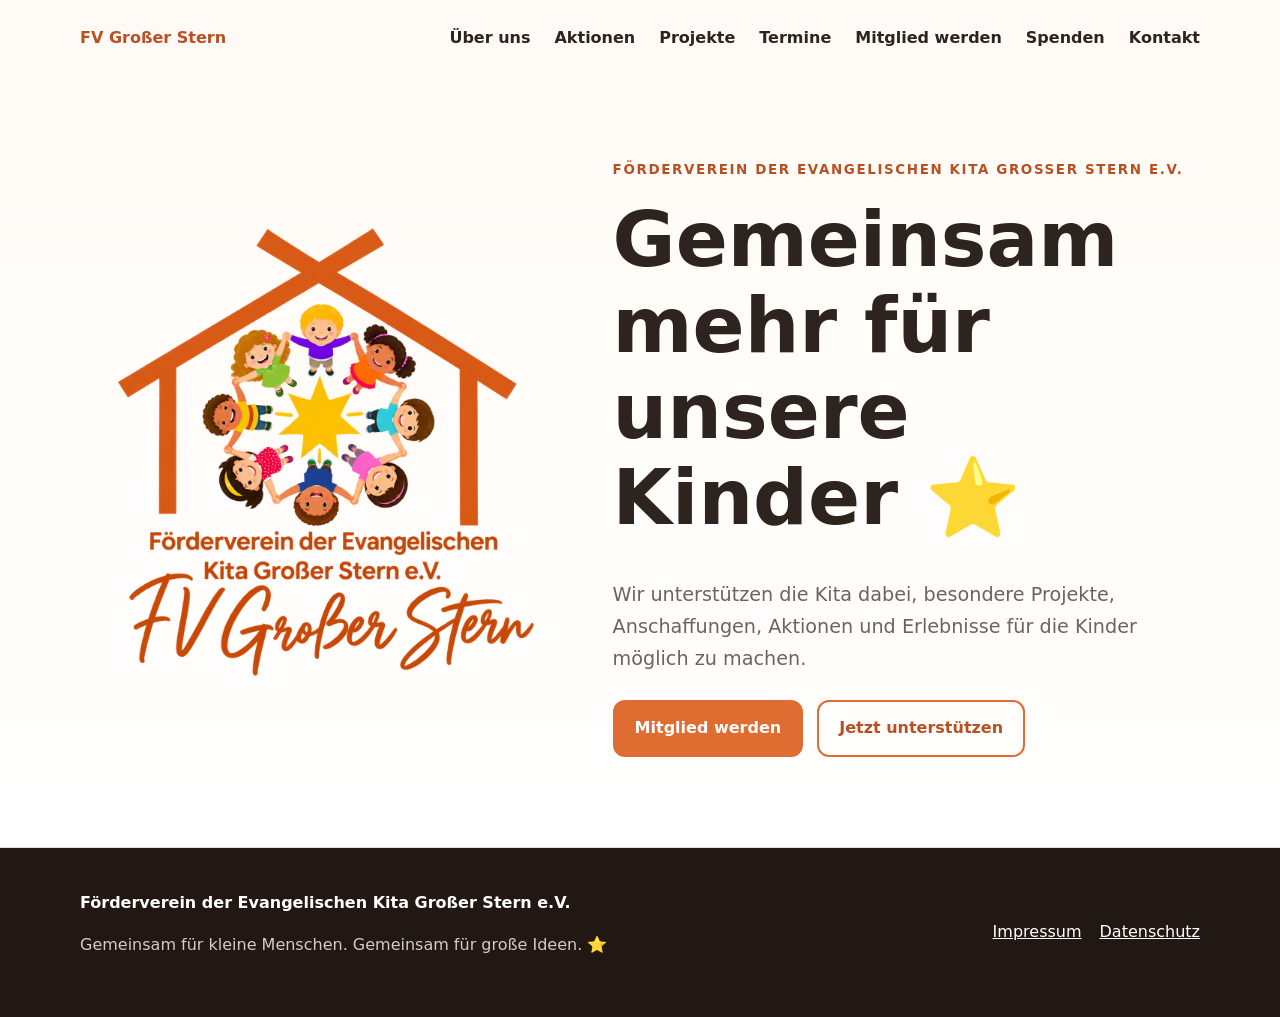
<file: index.html>
<!DOCTYPE html>
<html lang="de">
<head>
  <meta charset="UTF-8">
  <meta name="viewport" content="width=device-width, initial-scale=1.0">
  <title>Förderverein der Evangelischen Kita Großer Stern e.V.</title>
  <meta name="description" content="Förderverein der Evangelischen Kita Großer Stern e.V. – gemeinsam mehr für unsere Kinder. Mitglied werden, Projekte unterstützen und spenden.">
  <link rel="stylesheet" href="styles.css">
</head>
<body>
  <header class="hero" id="start">
    <nav class="nav container">
      <a href="#start" class="brand">FV Großer Stern</a>
      <button class="menu-toggle" aria-label="Menü öffnen" onclick="document.querySelector('.nav-links').classList.toggle('open')">☰</button>
      <div class="nav-links">
        <a href="ueber-uns.html">Über uns</a>
        <a href="aktionen.html">Aktionen</a>
        <a href="projekte.html">Projekte</a>
        <a href="termine.html">Termine</a>
        <a href="mitglied.html">Mitglied werden</a>
        <a href="spenden.html">Spenden</a>
        <a href="kontakt.html">Kontakt</a>
      </div>
    </nav>

    <div class="hero-content container">
      <img src="logo.png" alt="Logo des Fördervereins der Evangelischen Kita Großer Stern e.V." class="logo">
      <div class="hero-text">
        <p class="eyebrow">Förderverein der Evangelischen Kita Großer Stern e.V.</p>
        <h1>Gemeinsam mehr für unsere Kinder ⭐</h1>
        <p>Wir unterstützen die Kita dabei, besondere Projekte, Anschaffungen, Aktionen und Erlebnisse für die Kinder möglich zu machen.</p>
        <div class="hero-actions">
          <a class="btn primary" href="mitglied.html">Mitglied werden</a>
          <a class="btn secondary" href="spenden.html">Jetzt unterstützen</a>
        </div>
      </div>
    </div>
  </header>

  <main>


    


   

    
  </main>

  <footer class="footer">
    <div class="container footer-inner">
      <div>
        <strong>Förderverein der Evangelischen Kita Großer Stern e.V.</strong>
        <p>Gemeinsam für kleine Menschen. Gemeinsam für große Ideen. ⭐</p>
      </div>
      <div class="footer-links">
        <a href="impressum.html">Impressum</a>
        <a href="datenschutz.html">Datenschutz</a>
      </div>
    </div>
  </footer>

  <script>
    document.querySelectorAll('.nav-links a').forEach(link => {
      link.addEventListener('click', () => document.querySelector('.nav-links').classList.remove('open'));
    });
  </script>
</body>
</html>
</file>
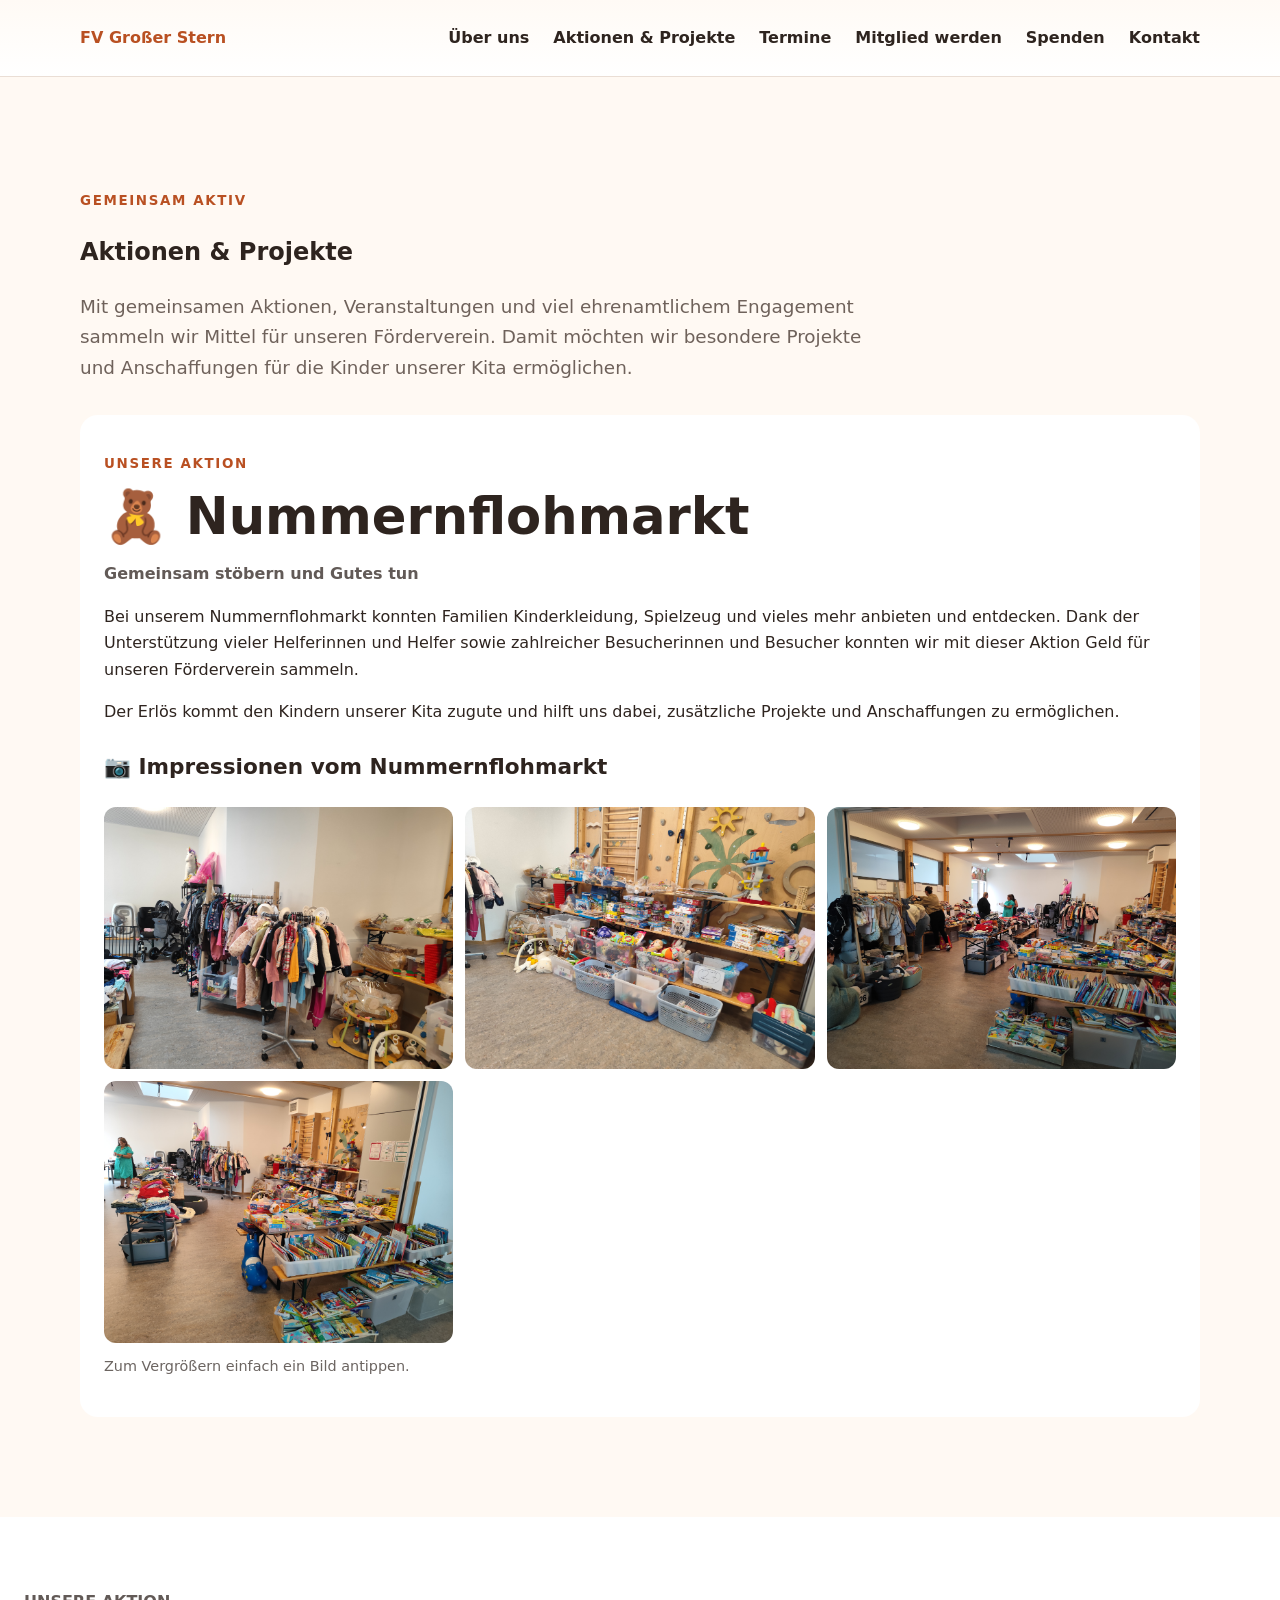
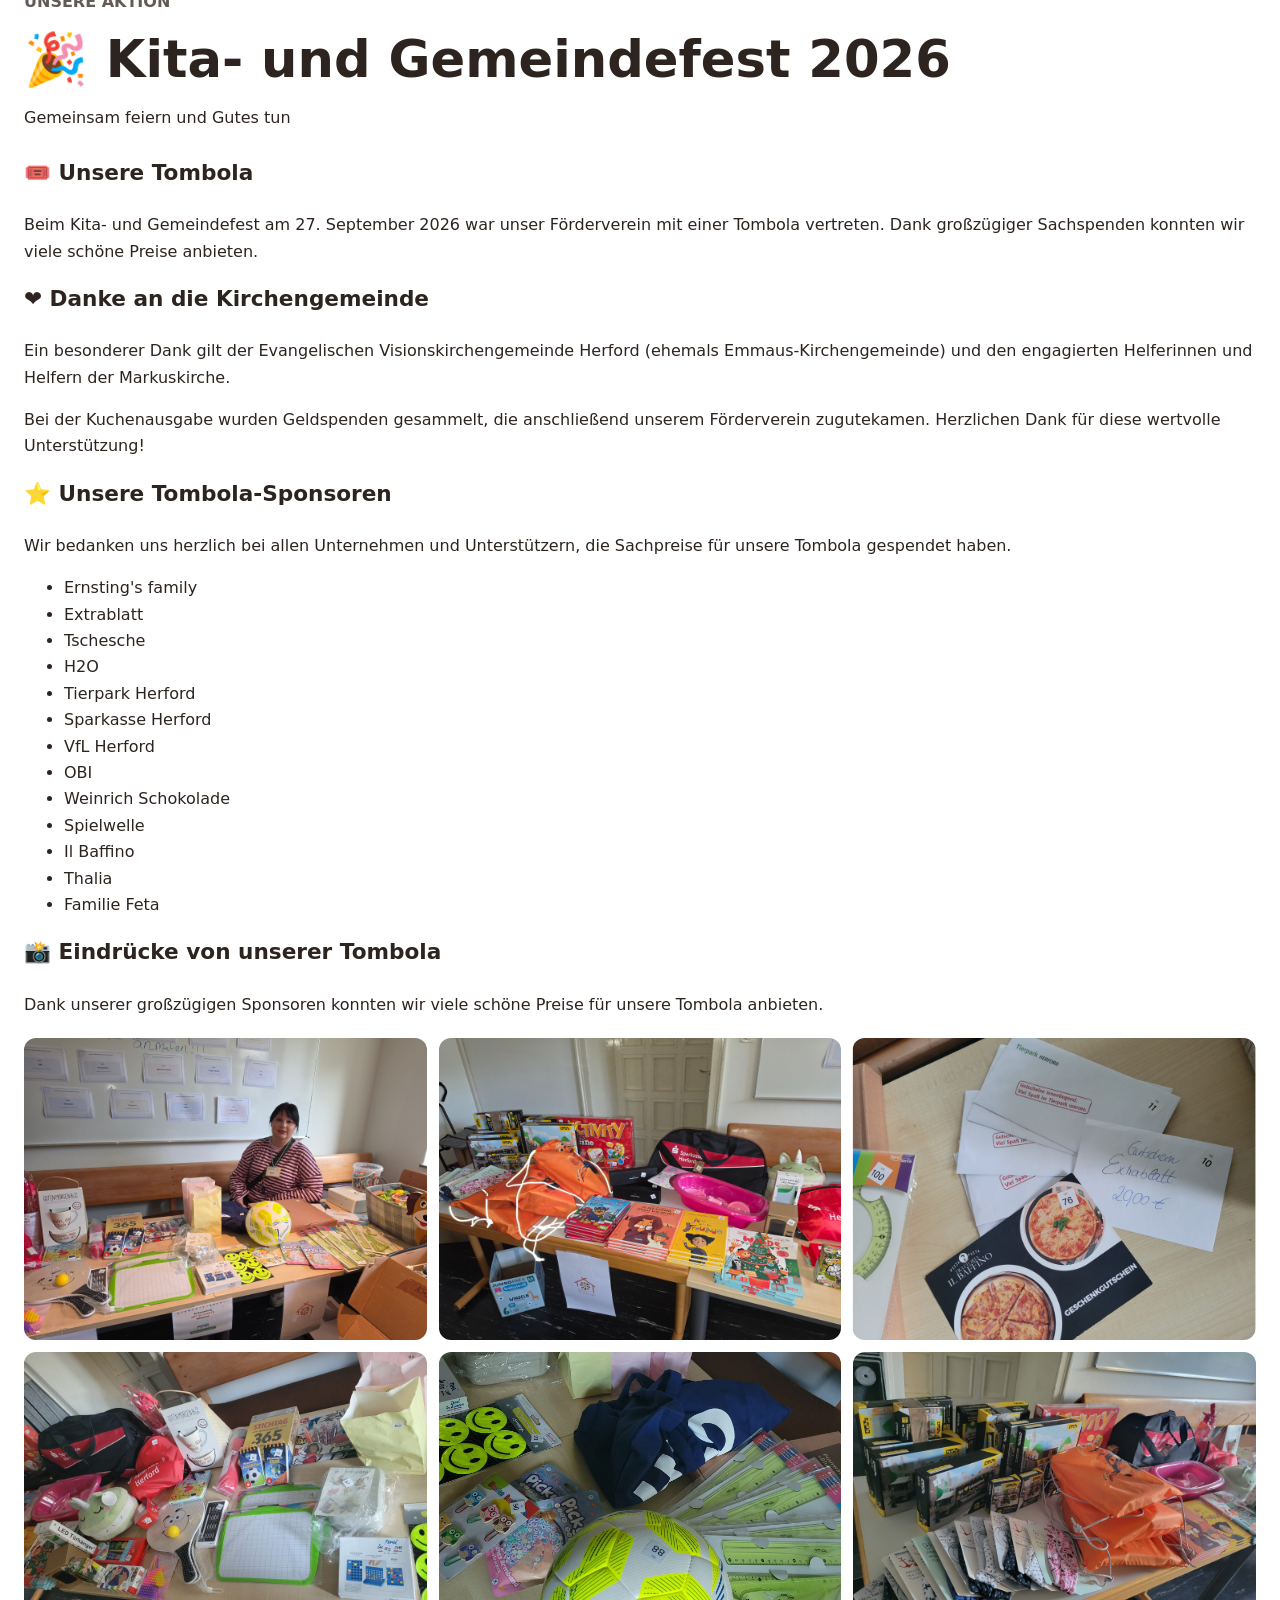
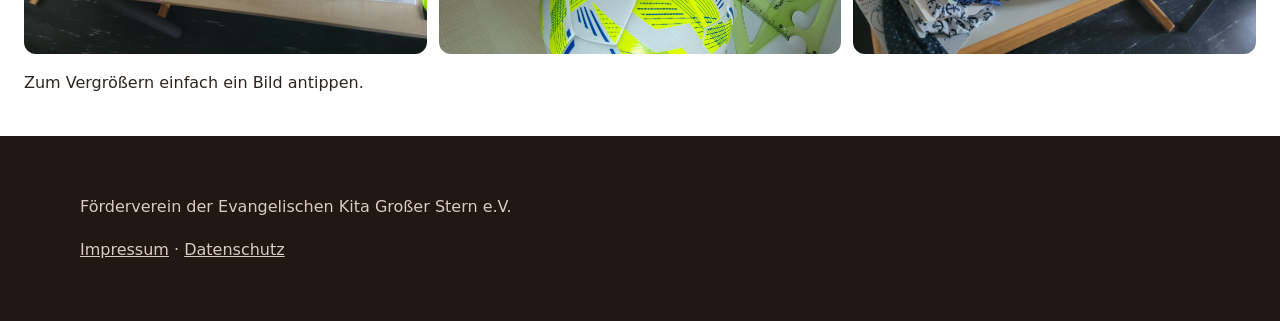
<file: aktionen.html>
<!DOCTYPE html>
<html lang="de">
<head>
  <meta charset="UTF-8">
  <meta name="viewport" content="width=device-width, initial-scale=1.0">
  <title>Aktionen &amp; Projekte | FV Großer Stern</title>
  <meta name="description" content="Aktionen und Projekte des Fördervereins der Evangelischen Kita Großer Stern e.V.">
  <link rel="stylesheet" href="styles.css">

  <style>
    /* Ergänzungen nur für diese Seite */
    .aktion {
      margin-top: 2rem;
      padding: 1.5rem;
      background: #fff;
      border-radius: 18px;
    }

    .aktion-kopf {
      margin-bottom: 1.5rem;
    }

    .aktion-kopf h2 {
      margin-bottom: .5rem;
    }

    .aktion-meta {
      font-weight: 600;
      opacity: .75;
      margin-bottom: 1rem;
    }

    .gallery {
      display: grid;
      grid-template-columns: repeat(3, 1fr);
      gap: 12px;
      margin-top: 1.25rem;
    }

    .gallery a {
      display: block;
    }

    .gallery img {
      width: 100%;
      aspect-ratio: 4 / 3;
      object-fit: cover;
      border-radius: 12px;
      display: block;
      transition: transform .2s ease;
    }

    .gallery img:hover {
      transform: scale(1.02);
    }

    .gallery-hinweis {
      font-size: .9rem;
      opacity: .7;
      margin-top: .75rem;
    }

    .projekt-titel {
      margin-top: 3.5rem;
    }

    @media (max-width: 700px) {
      .gallery {
        grid-template-columns: repeat(2, 1fr);
      }

      .aktion {
        padding: 1.1rem;
      }
    }
  </style>
</head>

<body>

<header class="hero">
  <nav class="nav container">
    <a href="index.html" class="brand">FV Großer Stern</a>

    <button class="menu-toggle" aria-label="Menü öffnen"
      onclick="document.querySelector('.nav-links').classList.toggle('open')">
      ☰
    </button>

    <div class="nav-links">
      <a href="ueber-uns.html">Über uns</a>
      <a href="projekte.html">Aktionen &amp; Projekte</a>
      <a href="termine.html">Termine</a>
      <a href="mitglied.html">Mitglied werden</a>
      <a href="spenden.html">Spenden</a>
      <a href="kontakt.html">Kontakt</a>
    </div>
  </nav>
</header>

<main>

<section class="section alt">
  <div class="container">

    <p class="eyebrow">Gemeinsam aktiv</p>
    <h1>Aktionen &amp; Projekte</h1>

    <p class="lead">
      Mit gemeinsamen Aktionen, Veranstaltungen und viel ehrenamtlichem
      Engagement sammeln wir Mittel für unseren Förderverein.
      Damit möchten wir besondere Projekte und Anschaffungen für die
      Kinder unserer Kita ermöglichen.
    </p>


    <!-- NUMMERNFLOHMARKT -->

    <article class="aktion">

      <div class="aktion-kopf">
        <p class="eyebrow">Unsere Aktion</p>
        <h2>🧸 Nummernflohmarkt</h2>

        <p class="aktion-meta">
          Gemeinsam stöbern und Gutes tun
        </p>

        <p>
          Bei unserem Nummernflohmarkt konnten Familien Kinderkleidung,
          Spielzeug und vieles mehr anbieten und entdecken.
          Dank der Unterstützung vieler Helferinnen und Helfer sowie
          zahlreicher Besucherinnen und Besucher konnten wir mit dieser
          Aktion Geld für unseren Förderverein sammeln.
        </p>

        <p>
          Der Erlös kommt den Kindern unserer Kita zugute und hilft uns
          dabei, zusätzliche Projekte und Anschaffungen zu ermöglichen.
        </p>
      </div>


      <!-- FOTOGALERIE -->

      <h3>📷 Impressionen vom Nummernflohmarkt</h3>

      <div class="gallery">

<a href="1790084921089.jpg">
  <img src="1790084921089.jpg"
       alt="Impression vom Nummernflohmarkt"
       loading="lazy">
</a>

<a href="1790084921163.jpg">
  <img src="1790084921163.jpg"
       alt="Impression vom Nummernflohmarkt"
       loading="lazy">
</a>

<a href="1790084921216.jpg">
  <img src="1790084921216.jpg"
       alt="Impression vom Nummernflohmarkt"
       loading="lazy">
</a>

<a href="1790084921273.jpg">
  <img src="1790084921273.jpg"
       alt="Impression vom Nummernflohmarkt"
       loading="lazy">
</a>
      </div>

      <p class="gallery-hinweis">
        Zum Vergrößern einfach ein Bild antippen.
      </p>

    </article>


    

  </div>
</section>
<section class="aktion">
  <div class="aktion-kopf">
    <p class="aktion-meta">UNSERE AKTION</p>
    <h2>🎉 Kita- und Gemeindefest 2026</h2>
    <p>Gemeinsam feiern und Gutes tun</p>
  </div>

  <h3>🎟️ Unsere Tombola</h3>
  <p>
    Beim Kita- und Gemeindefest am 27. September 2026
    war unser Förderverein mit einer Tombola vertreten.
    Dank großzügiger Sachspenden konnten wir viele
    schöne Preise anbieten.
  </p>

  <h3>❤️ Danke an die Kirchengemeinde</h3>
  <p>
    Ein besonderer Dank gilt der Evangelischen
    Visionskirchengemeinde Herford (ehemals
    Emmaus-Kirchengemeinde) und den engagierten
    Helferinnen und Helfern der Markuskirche.
  </p>
  <p>
    Bei der Kuchenausgabe wurden Geldspenden gesammelt,
    die anschließend unserem Förderverein
    zugutekamen. Herzlichen Dank für diese
    wertvolle Unterstützung!
  </p>

  <h3>⭐ Unsere Tombola-Sponsoren</h3>
  <p>
    Wir bedanken uns herzlich bei allen Unternehmen
    und Unterstützern, die Sachpreise für unsere
    Tombola gespendet haben.
  </p>
  <ul>
  <li>Ernsting's family</li>
  <li>Extrablatt</li>
  <li>Tschesche</li>
  <li>H2O</li>
  <li>Tierpark Herford</li>
  <li>Sparkasse Herford</li>
  <li>VfL Herford</li>
  <li>OBI</li>
  <li>Weinrich Schokolade</li>
  <li>Spielwelle</li>
  <li>Il Baffino</li>
  <li>Thalia</li>
  <li>Familie Feta</li>
  </ul>
  <h3>📸 Eindrücke von unserer Tombola</h3>

<p>
  Dank unserer großzügigen Sponsoren konnten wir
  viele schöne Preise für unsere Tombola anbieten.
</p>

<div class="gallery">
  <a href="20260927_104228.jpg">
    <img src="20260927_104228.jpg" alt="Tombola Foto 1">
  </a>

  <a href="20260927_104205.jpg">
  <img src="20260927_104205.jpg" alt="Tombola Foto 2">
  </a>

  <a href="IMG-20260925-WA0025.jpg" style="display:block;">
  <img src="IMG-20260925-WA0025.jpg" alt="Tombola Foto 3" style="transform: rotate(180deg); pointer-events: none;">
  </a>

<a href="IMG-20260925-WA0023.jpg">
  <img src="IMG-20260925-WA0023.jpg" alt="Tombola Foto 4">
</a>

  <a href="IMG-20260925-WA0024.jpg">
    <img src="IMG-20260925-WA0024.jpg" alt="Tombola Foto 5">
  </a>

  <a href="IMG-20260925-WA0022.jpg">
    <img src="IMG-20260925-WA0022.jpg" alt="Tombola Foto 6">
  </a>
</div>

<p>Zum Vergrößern einfach ein Bild antippen.</p>
</section>
</main>


<footer class="footer">
  <div class="container">
    <p>Förderverein der Evangelischen Kita Großer Stern e.V.</p>
    <p>
      <a href="impressum.html">Impressum</a> ·
      <a href="datenschutz.html">Datenschutz</a>
    </p>
  </div>
</footer>


<script>
  document.querySelectorAll('.nav-links a').forEach(link => {
    link.addEventListener('click', () => {
      document.querySelector('.nav-links').classList.remove('open');
    });
  });
</script>

</body>
</html>
</file>
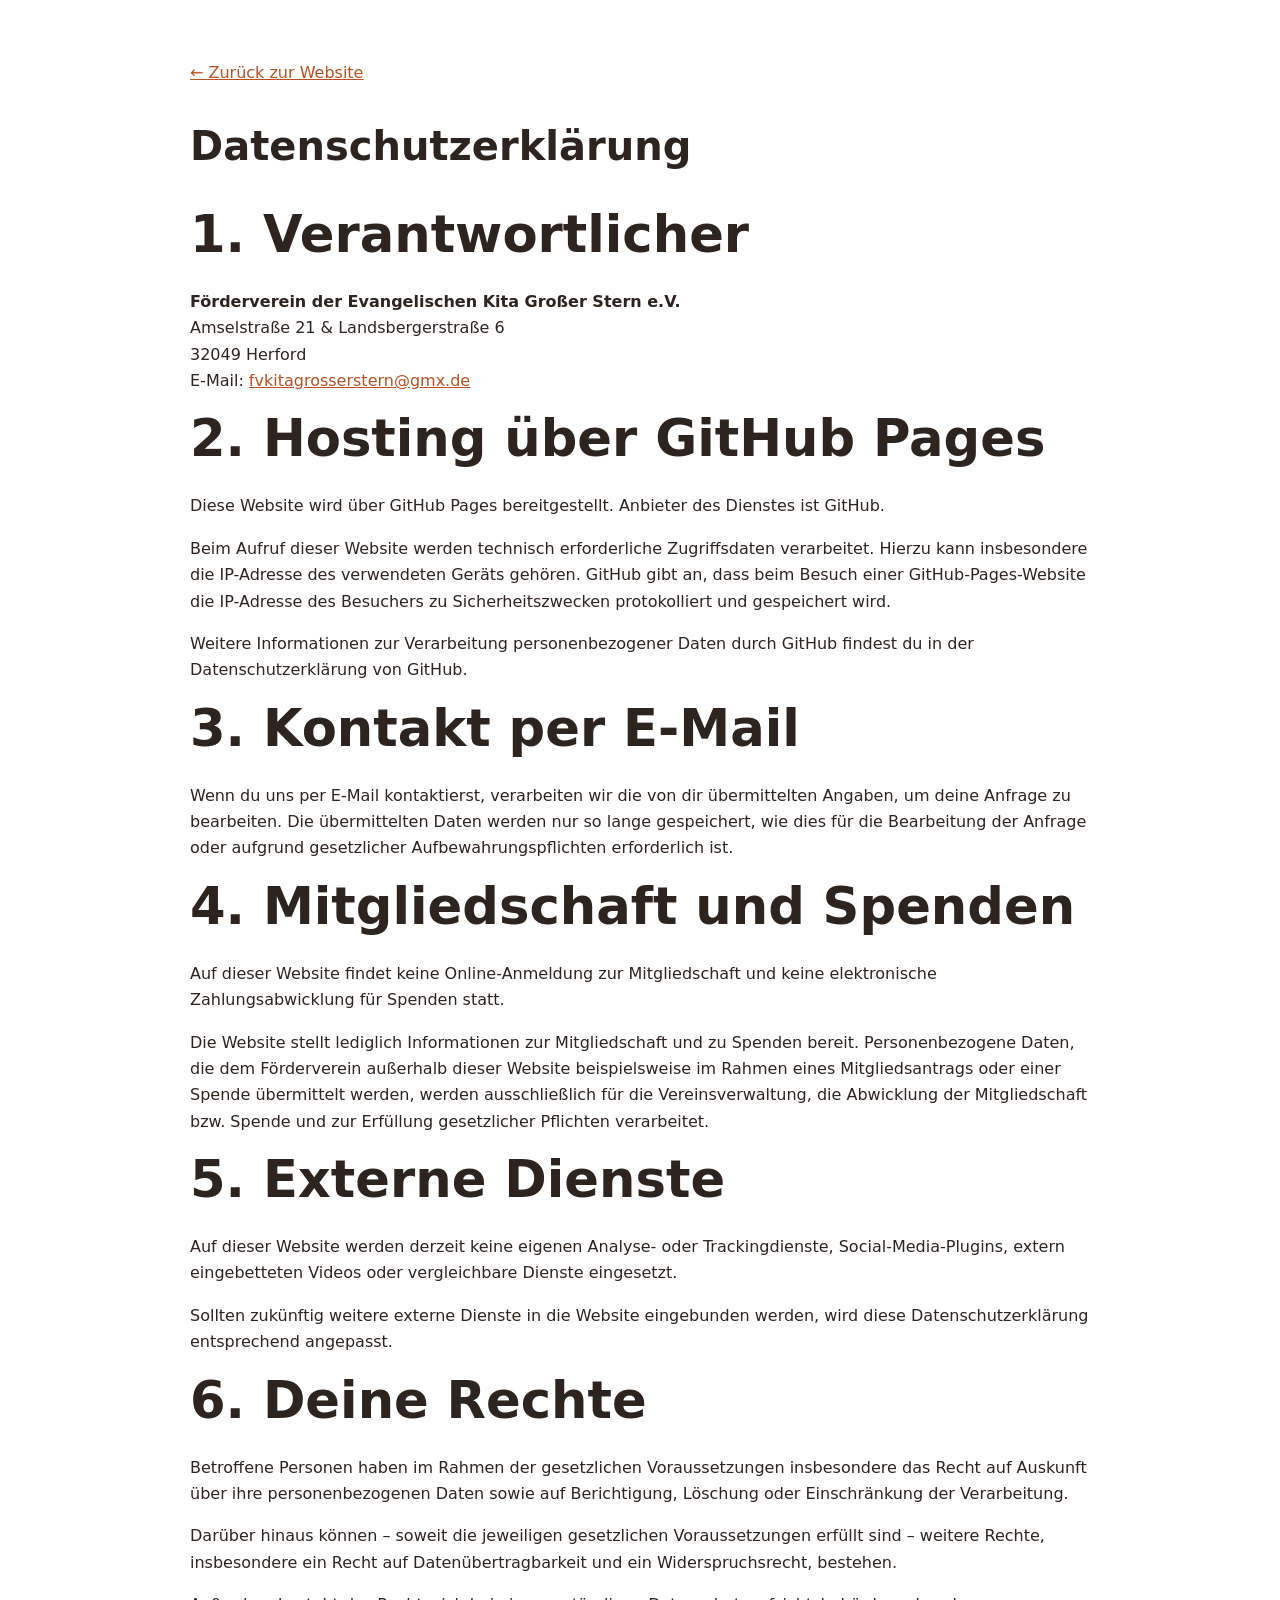
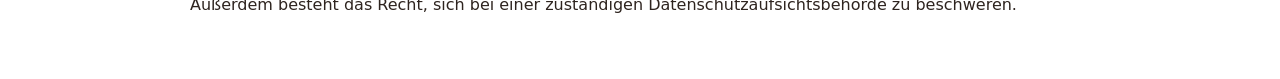
<file: datenschutz.html>
<!DOCTYPE html>
<html lang="de">
<head>
  <meta charset="UTF-8">
  <meta name="viewport" content="width=device-width, initial-scale=1.0">
  <title>Datenschutz | Förderverein der Evangelischen Kita Großer Stern e.V.</title>
  <link rel="stylesheet" href="styles.css">
</head>
<body>
  <main class="legal">
    <a href="index.html">← Zurück zur Website</a>
    <h1>Datenschutzerklärung</h1>
    <h2>1. Verantwortlicher</h2>

<p><strong>Förderverein der Evangelischen Kita Großer Stern e.V.</strong><br>
Amselstraße 21 &amp; Landsbergerstraße 6<br>
32049 Herford<br>
E-Mail: <a href="mailto:fvkitagrosserstern@gmx.de">fvkitagrosserstern@gmx.de</a></p>

<h2>2. Hosting über GitHub Pages</h2>

<p>Diese Website wird über GitHub Pages bereitgestellt. Anbieter des Dienstes ist GitHub.</p>

<p>Beim Aufruf dieser Website werden technisch erforderliche Zugriffsdaten verarbeitet. Hierzu kann insbesondere die IP-Adresse des verwendeten Geräts gehören. GitHub gibt an, dass beim Besuch einer GitHub-Pages-Website die IP-Adresse des Besuchers zu Sicherheitszwecken protokolliert und gespeichert wird.</p>

<p>Weitere Informationen zur Verarbeitung personenbezogener Daten durch GitHub findest du in der Datenschutzerklärung von GitHub.</p>

<h2>3. Kontakt per E-Mail</h2>

<p>Wenn du uns per E-Mail kontaktierst, verarbeiten wir die von dir übermittelten Angaben, um deine Anfrage zu bearbeiten. Die übermittelten Daten werden nur so lange gespeichert, wie dies für die Bearbeitung der Anfrage oder aufgrund gesetzlicher Aufbewahrungspflichten erforderlich ist.</p>

<h2>4. Mitgliedschaft und Spenden</h2>

<p>Auf dieser Website findet keine Online-Anmeldung zur Mitgliedschaft und keine elektronische Zahlungsabwicklung für Spenden statt.</p>

<p>Die Website stellt lediglich Informationen zur Mitgliedschaft und zu Spenden bereit. Personenbezogene Daten, die dem Förderverein außerhalb dieser Website beispielsweise im Rahmen eines Mitgliedsantrags oder einer Spende übermittelt werden, werden ausschließlich für die Vereinsverwaltung, die Abwicklung der Mitgliedschaft bzw. Spende und zur Erfüllung gesetzlicher Pflichten verarbeitet.</p>

<h2>5. Externe Dienste</h2>

<p>Auf dieser Website werden derzeit keine eigenen Analyse- oder Trackingdienste, Social-Media-Plugins, extern eingebetteten Videos oder vergleichbare Dienste eingesetzt.</p>

<p>Sollten zukünftig weitere externe Dienste in die Website eingebunden werden, wird diese Datenschutzerklärung entsprechend angepasst.</p>

<h2>6. Deine Rechte</h2>

<p>Betroffene Personen haben im Rahmen der gesetzlichen Voraussetzungen insbesondere das Recht auf Auskunft über ihre personenbezogenen Daten sowie auf Berichtigung, Löschung oder Einschränkung der Verarbeitung.</p>

<p>Darüber hinaus können – soweit die jeweiligen gesetzlichen Voraussetzungen erfüllt sind – weitere Rechte, insbesondere ein Recht auf Datenübertragbarkeit und ein Widerspruchsrecht, bestehen.</p>

<p>Außerdem besteht das Recht, sich bei einer zuständigen Datenschutzaufsichtsbehörde zu beschweren.</p>
  </main>
</body>
</html>
</file>
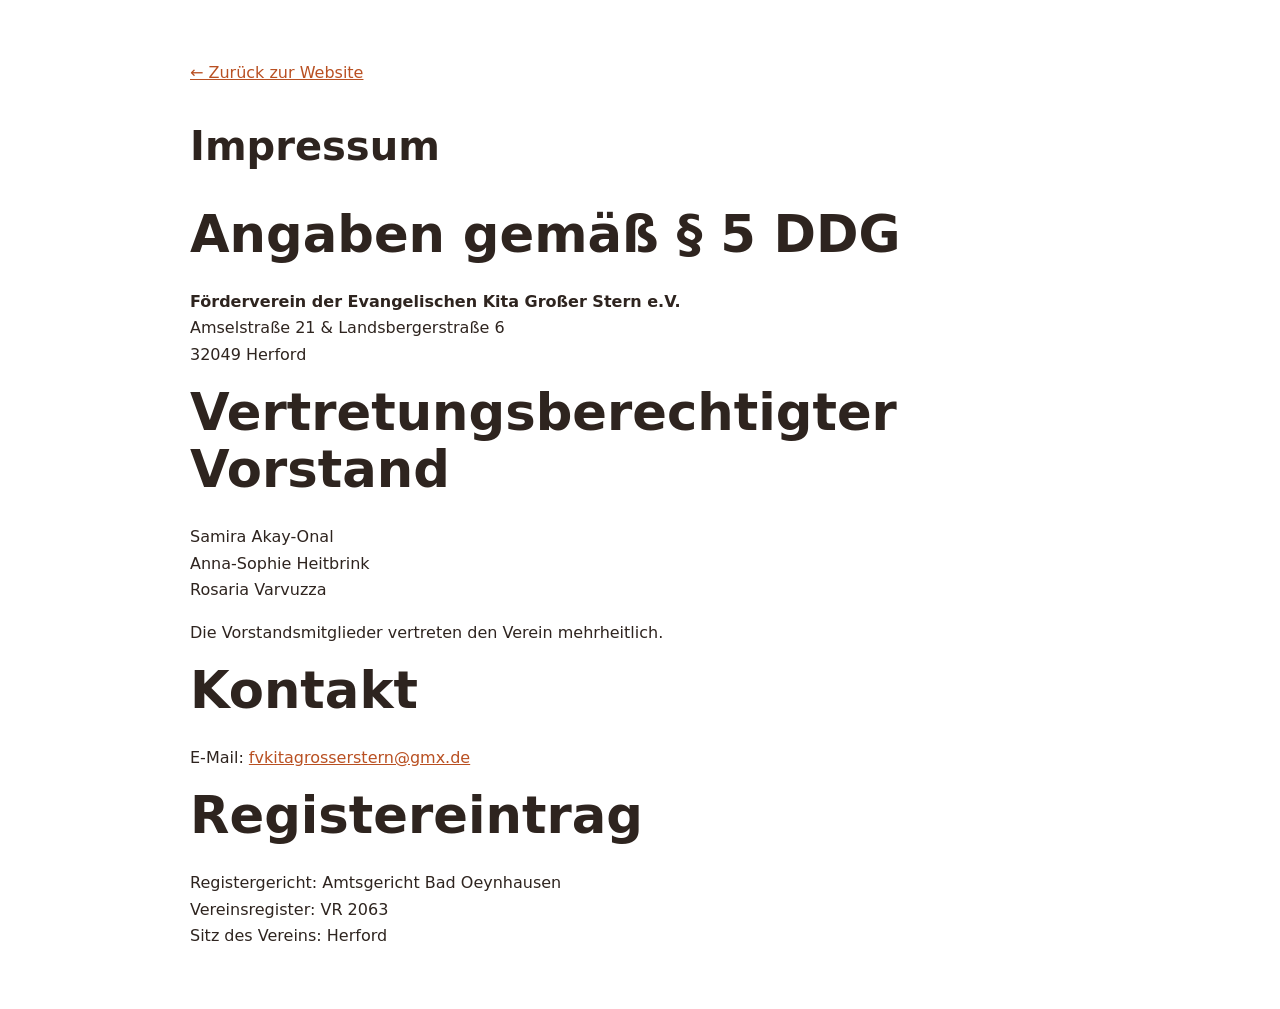
<file: impressum.html>
<!DOCTYPE html>
<html lang="de">
<head>
  <meta charset="UTF-8">
  <meta name="viewport" content="width=device-width, initial-scale=1.0">
  <title>Impressum | Förderverein der Evangelischen Kita Großer Stern e.V.</title>
  <link rel="stylesheet" href="styles.css">
</head>
<body>
  <main class="legal">
    <a href="index.html">← Zurück zur Website</a>
    <h1>Impressum</h1>

    <h2>Angaben gemäß § 5 DDG</h2>
    <p><strong>Förderverein der Evangelischen Kita Großer Stern e.V.</strong><br>
    Amselstraße 21 &amp; Landsbergerstraße 6<br>
    32049 Herford</p>

    <h2>Vertretungsberechtigter Vorstand</h2>
    <p>Samira Akay-Onal<br>
    Anna-Sophie Heitbrink<br>
    Rosaria Varvuzza</p>
    <p>Die Vorstandsmitglieder vertreten den Verein mehrheitlich.</p>

    <h2>Kontakt</h2>
    <p>E-Mail: <a href="mailto:fvkitagrosserstern@gmx.de">fvkitagrosserstern@gmx.de</a></p>

    <h2>Registereintrag</h2>
    <p>Registergericht: Amtsgericht Bad Oeynhausen<br>
    Vereinsregister: VR 2063<br>
    Sitz des Vereins: Herford</p>
  </main>
</body>
</html>
</file>
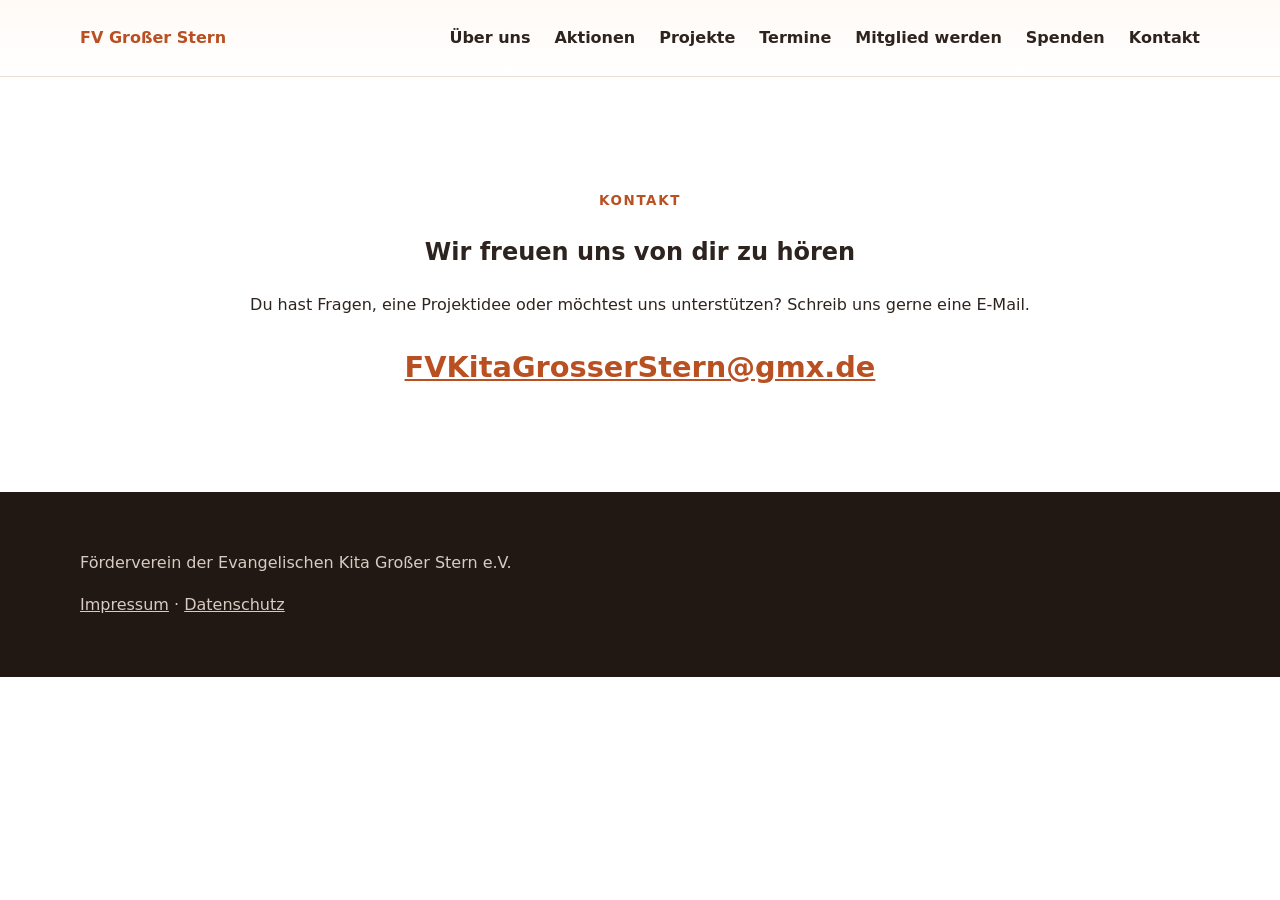
<file: kontakt.html>
<!DOCTYPE html>
<html lang="de">
<head>
  <meta charset="UTF-8">
  <meta name="viewport" content="width=device-width, initial-scale=1.0">
  <title>Kontakt | FV Großer Stern</title>
  <link rel="stylesheet" href="styles.css">
</head>

<body>

<header class="hero">
  <nav class="nav container">
    <a href="index.html" class="brand">FV Großer Stern</a>

    <button class="menu-toggle" aria-label="Menü öffnen"
      onclick="document.querySelector('.nav-links').classList.toggle('open')">
      ☰
    </button>

    <div class="nav-links">
      <a href="ueber-uns.html">Über uns</a>
      <a href="aktionen.html">Aktionen</a>
      <a href="projekte.html">Projekte</a>
      <a href="termine.html">Termine</a>
      <a href="mitglied.html">Mitglied werden</a>
      <a href="spenden.html">Spenden</a>
      <a href="kontakt.html">Kontakt</a>
    </div>
  </nav>
</header>

<main>

<section class="section">
  <div class="container contact-box">

    <p class="eyebrow">Kontakt</p>
    <h1>Wir freuen uns von dir zu hören</h1>

    <p>
      Du hast Fragen, eine Projektidee oder möchtest uns unterstützen?
      Schreib uns gerne eine E-Mail.
    </p>

    <a class="mail-link" href="mailto:FVKitaGrosserStern@gmx.de">
      FVKitaGrosserStern@gmx.de
    </a>

  </div>
</section>

</main>

<footer class="footer">
  <div class="container">
    <p>Förderverein der Evangelischen Kita Großer Stern e.V.</p>
    <p>
      <a href="impressum.html">Impressum</a> ·
      <a href="datenschutz.html">Datenschutz</a>
    </p>
  </div>
</footer>

<script>
  document.querySelectorAll('.nav-links a').forEach(link => {
    link.addEventListener('click', () => {
      document.querySelector('.nav-links').classList.remove('open');
    });
  });
</script>

</body>
</html>
</file>
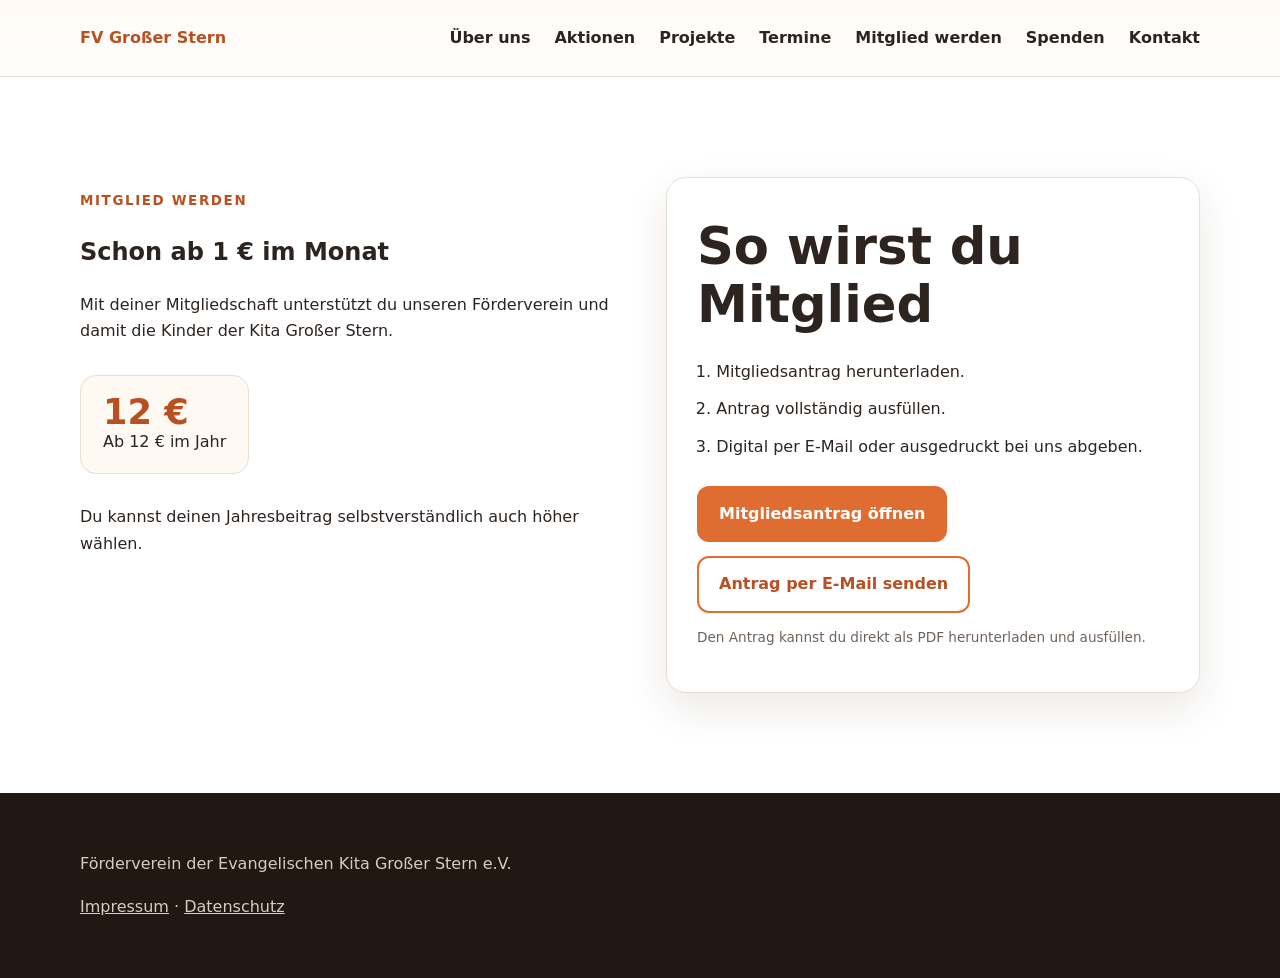
<file: mitglied.html>
<!DOCTYPE html>
<html lang="de">
<head>
  <meta charset="UTF-8">
  <meta name="viewport" content="width=device-width, initial-scale=1.0">
  <title>Mitglied werden | FV Großer Stern</title>
  <link rel="stylesheet" href="styles.css">
</head>

<body>

<header class="hero">
  <nav class="nav container">
    <a href="index.html" class="brand">FV Großer Stern</a>

    <button class="menu-toggle" aria-label="Menü öffnen"
      onclick="document.querySelector('.nav-links').classList.toggle('open')">
      ☰
    </button>

    <div class="nav-links">
      <a href="ueber-uns.html">Über uns</a>
      <a href="aktionen.html">Aktionen</a>
      <a href="projekte.html">Projekte</a>
      <a href="termine.html">Termine</a>
      <a href="mitglied.html">Mitglied werden</a>
      <a href="spenden.html">Spenden</a>
<a href="kontakt.html">Kontakt</a>
    </div>
  </nav>
</header>

<main>

<section class="section">
  <div class="container two-col">

    <div>
      <p class="eyebrow">Mitglied werden</p>
      <h1>Schon ab 1 € im Monat</h1>

      <p>
        Mit deiner Mitgliedschaft unterstützt du unseren Förderverein
        und damit die Kinder der Kita Großer Stern.
      </p>

      <div class="price-box">
        <span class="price">12 €</span>
      <span>Ab 12 € im Jahr</span>
      </div>

      <p>
        Du kannst deinen Jahresbeitrag selbstverständlich auch höher wählen.
      </p>
    </div>

    <div class="card">
      <h2>So wirst du Mitglied</h2>

      <ol class="steps">
        <li>Mitgliedsantrag herunterladen.</li>
        <li>Antrag vollständig ausfüllen.</li>
        <li>Digital per E-Mail oder ausgedruckt bei uns abgeben.</li>
      </ol>

      <div class="stack">
        <a class="btn primary" href="mitgliedsantrag.pdf?v=2">
          Mitgliedsantrag öffnen
        </a>

        <a class="btn secondary" href="mailto:FVKitaGrosserStern@gmx.de">
          Antrag per E-Mail senden
        </a>
      </div>

      <p class="small-note">
        Den Antrag kannst du direkt als PDF herunterladen und ausfüllen.
      </p>
    </div>

  </div>
</section>

</main>

<footer class="footer">
  <div class="container">
    <p>Förderverein der Evangelischen Kita Großer Stern e.V.</p>
    <p>
      <a href="impressum.html">Impressum</a> ·
      <a href="datenschutz.html">Datenschutz</a>
    </p>
  </div>
</footer>

<script>
  document.querySelectorAll('.nav-links a').forEach(link => {
    link.addEventListener('click', () => {
      document.querySelector('.nav-links').classList.remove('open');
    });
  });
</script>

</body>
</html>
</file>
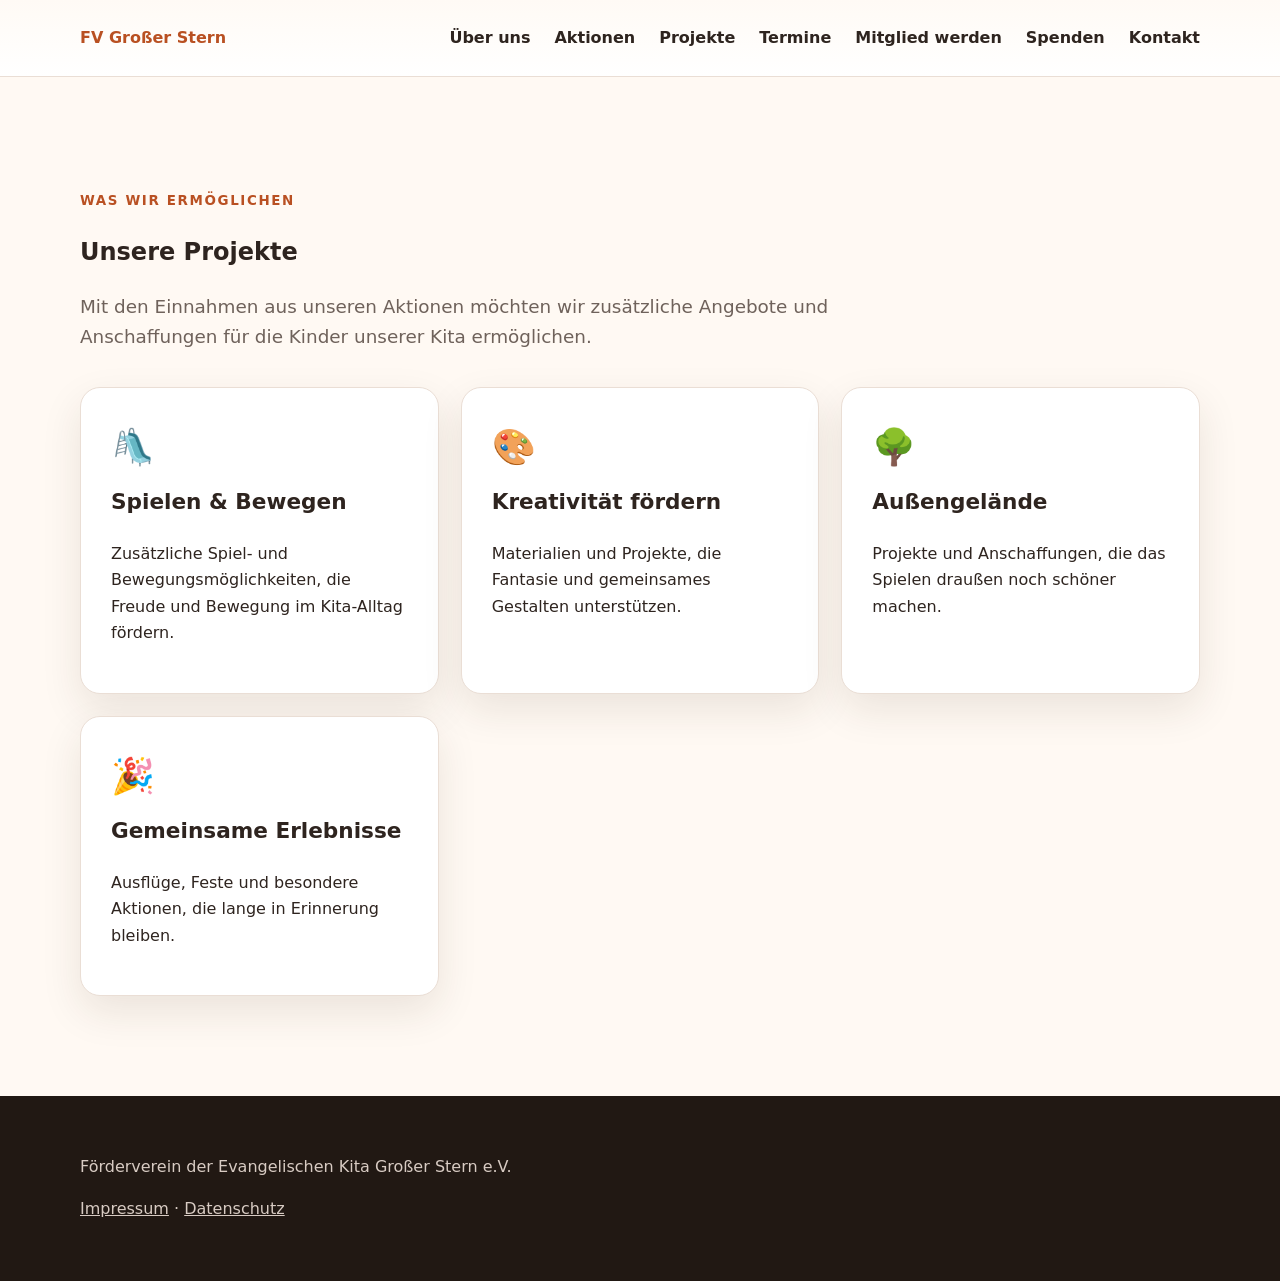
<file: projekte.html>
<!DOCTYPE html>
<html lang="de">
<head>
  <meta charset="UTF-8">
  <meta name="viewport" content="width=device-width, initial-scale=1.0">
  <title>Unsere Projekte | FV Großer Stern</title>
  <link rel="stylesheet" href="styles.css">
</head>

<body>

<header class="hero">
  <nav class="nav container">
    <a href="index.html" class="brand">FV Großer Stern</a>

    <button class="menu-toggle" aria-label="Menü öffnen"
      onclick="document.querySelector('.nav-links').classList.toggle('open')">
      ☰
    </button>

    <div class="nav-links">
      <a href="ueber-uns.html">Über uns</a>
      <a href="aktionen.html">Aktionen</a>
      <a href="projekte.html">Projekte</a>
      <a href="termine.html">Termine</a>
      <a href="mitglied.html">Mitglied werden</a>
      <a href="spenden.html">Spenden</a>
      <a href="kontakt.html">Kontakt</a>
    </div>
  </nav>
</header>

<main>
  <section class="section alt">
    <div class="container">

      <p class="eyebrow">Was wir ermöglichen</p>
      <h1>Unsere Projekte</h1>

      <p class="lead">
        Mit den Einnahmen aus unseren Aktionen möchten wir
        zusätzliche Angebote und Anschaffungen für die Kinder
        unserer Kita ermöglichen.
      </p>

      <div class="cards">

        <article class="card">
          <div class="icon">🛝</div>
          <h3>Spielen &amp; Bewegen</h3>
          <p>
            Zusätzliche Spiel- und Bewegungsmöglichkeiten,
            die Freude und Bewegung im Kita-Alltag fördern.
          </p>
        </article>

        <article class="card">
          <div class="icon">🎨</div>
          <h3>Kreativität fördern</h3>
          <p>
            Materialien und Projekte, die Fantasie und
            gemeinsames Gestalten unterstützen.
          </p>
        </article>

        <article class="card">
          <div class="icon">🌳</div>
          <h3>Außengelände</h3>
          <p>
            Projekte und Anschaffungen, die das Spielen
            draußen noch schöner machen.
          </p>
        </article>

        <article class="card">
          <div class="icon">🎉</div>
          <h3>Gemeinsame Erlebnisse</h3>
          <p>
            Ausflüge, Feste und besondere Aktionen,
            die lange in Erinnerung bleiben.
          </p>
        </article>

      </div>

    </div>
  </section>
</main>

<footer class="footer">
  <div class="container">
    <p>Förderverein der Evangelischen Kita Großer Stern e.V.</p>
    <p>
      <a href="impressum.html">Impressum</a> ·
      <a href="datenschutz.html">Datenschutz</a>
    </p>
  </div>
</footer>

</body>
</html>
</file>
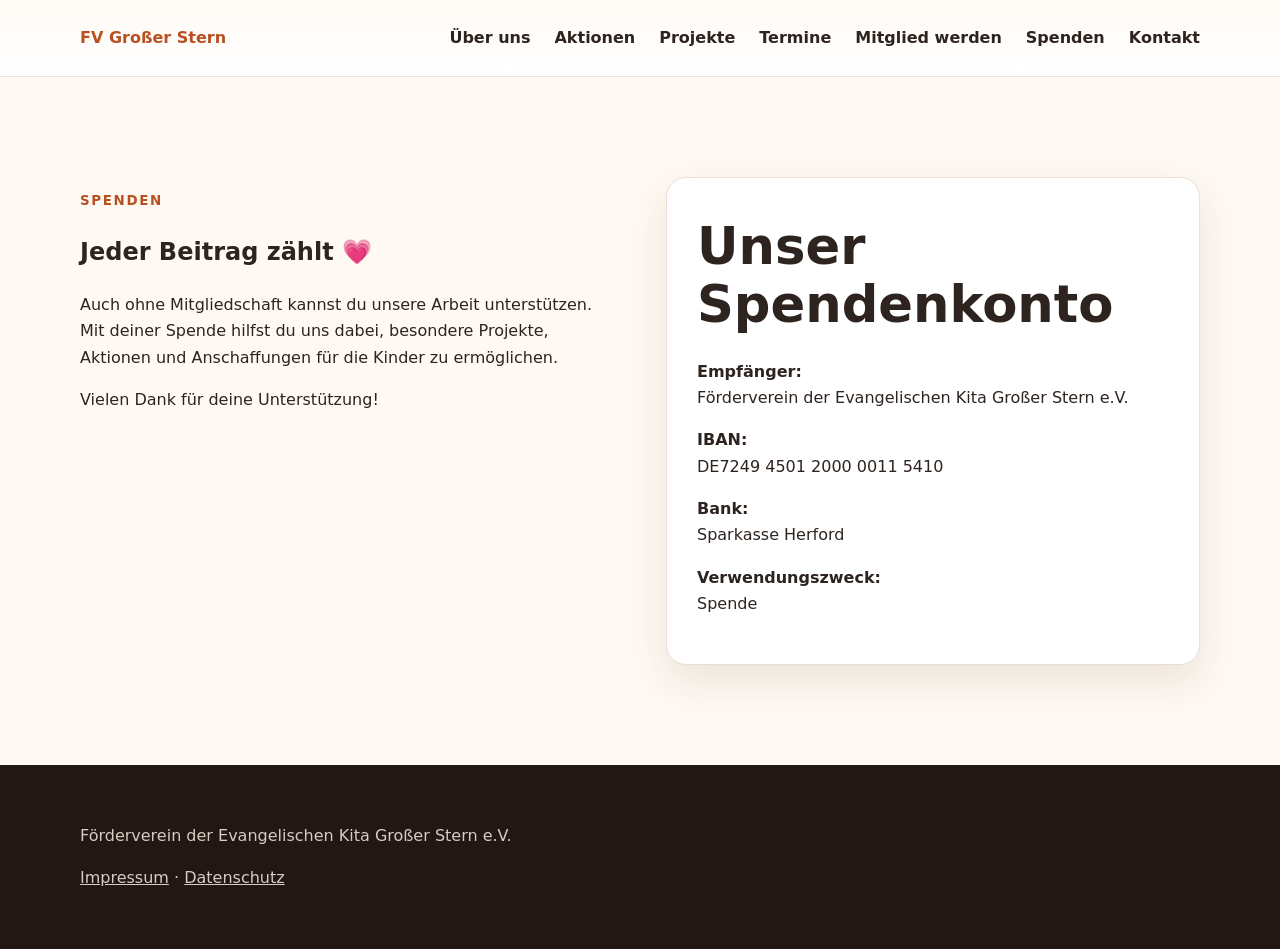
<file: spenden.html>
<!DOCTYPE html>
<html lang="de">
<head>
  <meta charset="UTF-8">
  <meta name="viewport" content="width=device-width, initial-scale=1.0">
  <title>Spenden | FV Großer Stern</title>
  <link rel="stylesheet" href="styles.css">
</head>

<body>

<header class="hero">
  <nav class="nav container">
    <a href="index.html" class="brand">FV Großer Stern</a>

    <button class="menu-toggle" aria-label="Menü öffnen"
      onclick="document.querySelector('.nav-links').classList.toggle('open')">
      ☰
    </button>

    <div class="nav-links">
      <a href="ueber-uns.html">Über uns</a>
      <a href="aktionen.html">Aktionen</a>
      <a href="projekte.html">Projekte</a>
      <a href="termine.html">Termine</a>
      <a href="mitglied.html">Mitglied werden</a>
      <a href="spenden.html">Spenden</a>
      <a href="kontakt.html">Kontakt</a>
    </div>
  </nav>
</header>

<main>

<section class="section alt">
  <div class="container two-col">

    <div>
      <p class="eyebrow">Spenden</p>
      <h1>Jeder Beitrag zählt 💗</h1>

      <p>
        Auch ohne Mitgliedschaft kannst du unsere Arbeit unterstützen.
        Mit deiner Spende hilfst du uns dabei, besondere Projekte,
        Aktionen und Anschaffungen für die Kinder zu ermöglichen.
      </p>

      <p>
        Vielen Dank für deine Unterstützung!
      </p>
    </div>

    <div class="card bank-card">
      <h2>Unser Spendenkonto</h2>

      <p>
        <strong>Empfänger:</strong><br>
        Förderverein der Evangelischen Kita Großer Stern e.V.
      </p>

      <p>
        <strong>IBAN:</strong><br>
        DE7249 4501 2000 0011 5410
      </p>

      <p>
        <strong>Bank:</strong><br>
        Sparkasse Herford
      </p>

      <p>
        <strong>Verwendungszweck:</strong><br>
        Spende
      </p>
    </div>

  </div>
</section>

</main>

<footer class="footer">
  <div class="container">
    <p>Förderverein der Evangelischen Kita Großer Stern e.V.</p>
    <p>
      <a href="impressum.html">Impressum</a> ·
      <a href="datenschutz.html">Datenschutz</a>
    </p>
  </div>
</footer>

<script>
  document.querySelectorAll('.nav-links a').forEach(link => {
    link.addEventListener('click', () => {
      document.querySelector('.nav-links').classList.remove('open');
    });
  });
</script>

</body>
</html>
</file>
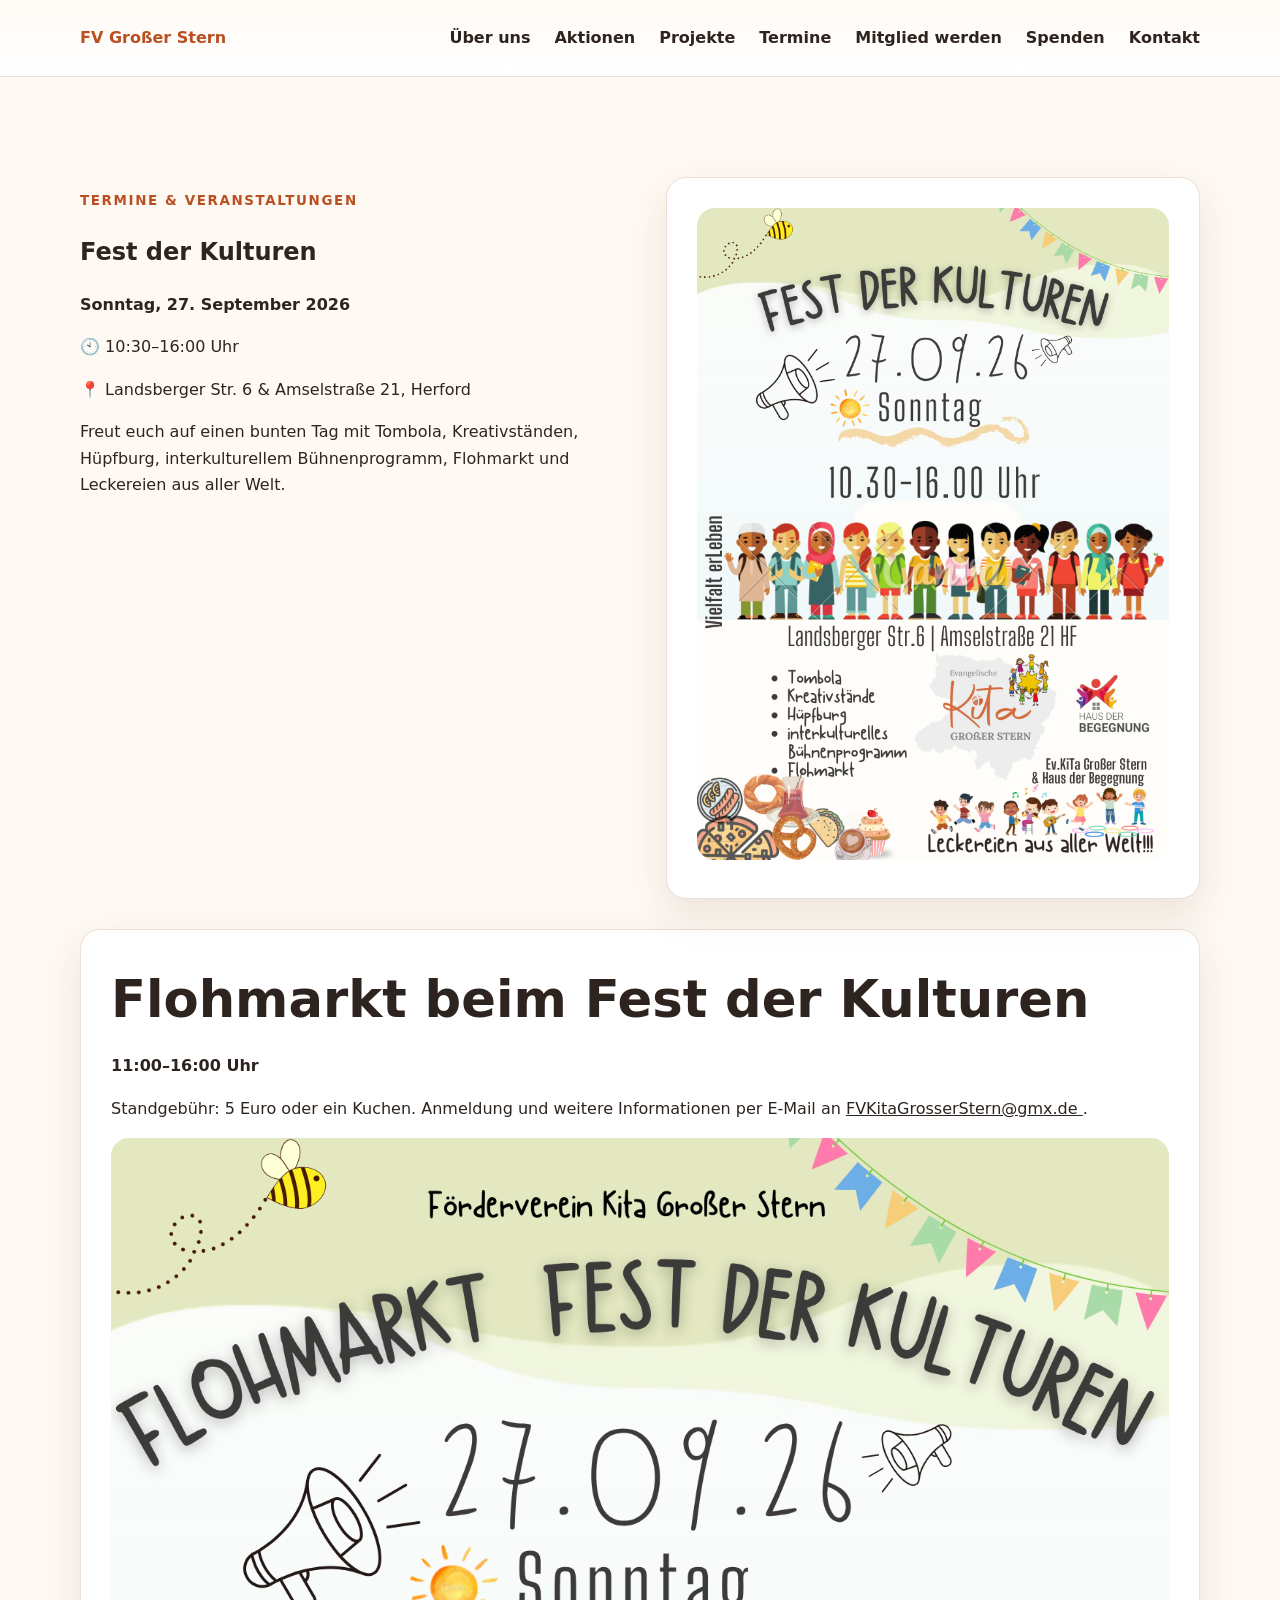
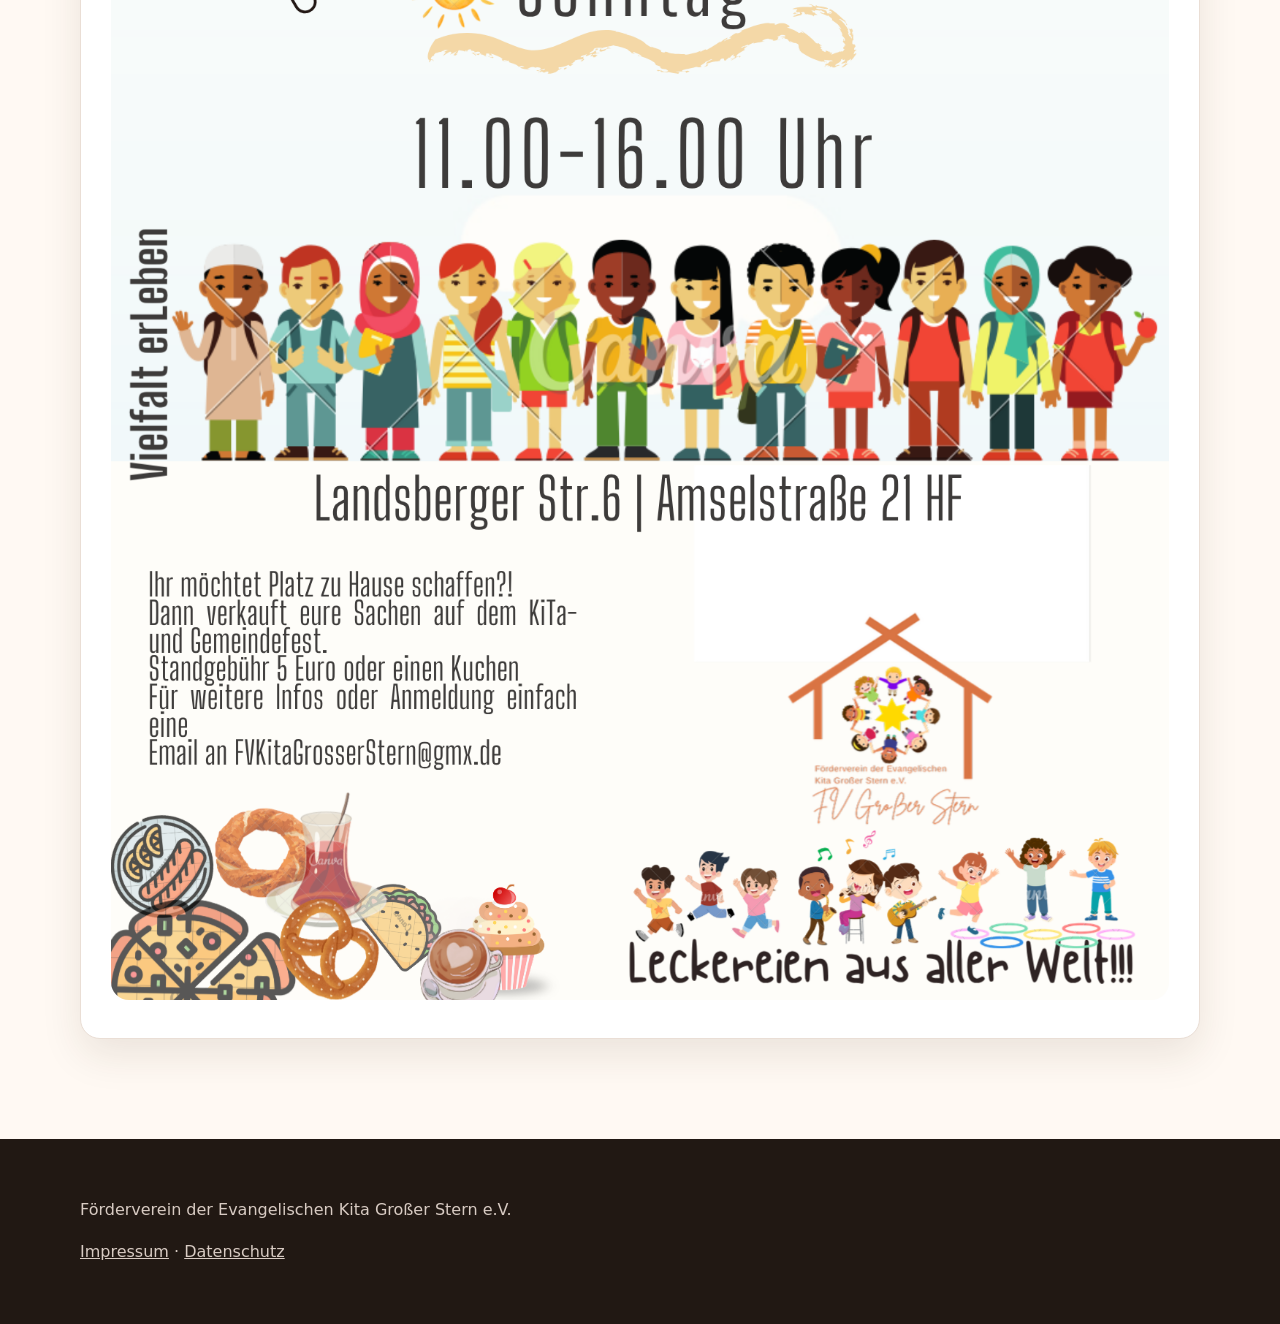
<file: termine.html>
<!DOCTYPE html>
<html lang="de">
<head>
  <meta charset="UTF-8">
  <meta name="viewport" content="width=device-width, initial-scale=1.0">
  <title>Termine & Veranstaltungen | FV Großer Stern</title>
  <link rel="stylesheet" href="styles.css">
</head>

<body>

<header class="hero">
  <nav class="nav container">
    <a href="index.html" class="brand">FV Großer Stern</a>

    <button class="menu-toggle" aria-label="Menü öffnen"
      onclick="document.querySelector('.nav-links').classList.toggle('open')">
      ☰
    </button>

    <div class="nav-links">
      <a href="ueber-uns.html">Über uns</a>
      <a href="aktionen.html">Aktionen</a>
<a href="projekte.html">Projekte</a>
<a href="termine.html">Termine</a>
<a href="mitglied.html">Mitglied werden</a>
<a href="spenden.html">Spenden</a>
<a href="kontakt.html">Kontakt</a>
    </div>
  </nav>
</header>

<main>

<section class="section alt">
  <div class="container two-col">

    <div>
      <p class="eyebrow">Termine & Veranstaltungen</p>
      <h1>Fest der Kulturen</h1>

      <p><strong>Sonntag, 27. September 2026</strong></p>
      <p>🕙 10:30–16:00 Uhr</p>
      <p>📍 Landsberger Str. 6 &amp; Amselstraße 21, Herford</p>

      <p>
        Freut euch auf einen bunten Tag mit Tombola, Kreativständen,
        Hüpfburg, interkulturellem Bühnenprogramm, Flohmarkt und
        Leckereien aus aller Welt.
      </p>
    </div>

    <div class="card">
      <img
        src="1_20260911_165328_0000.png"
        alt="Plakat Fest der Kulturen am 27. September 2026"
        style="width:100%; height:auto; border-radius:18px;">
    </div>

  </div>

  <div class="container" style="margin-top:30px;">

    <div class="card">
      <h2>Flohmarkt beim Fest der Kulturen</h2>

      <p><strong>11:00–16:00 Uhr</strong></p>

      <p>
        Standgebühr: 5 Euro oder ein Kuchen.
        Anmeldung und weitere Informationen per E-Mail an
        <a href="mailto:FVKitaGrosserStern@gmx.de">
          FVKitaGrosserStern@gmx.de
        </a>.
      </p>

      <img
        src="2_20260911_165328_0001.png"
        alt="Plakat Flohmarkt beim Fest der Kulturen"
        style="width:100%; height:auto; border-radius:18px;">
    </div>

  </div>
</section>

</main>

<footer class="footer">
  <div class="container">
    <p>Förderverein der Evangelischen Kita Großer Stern e.V.</p>
    <p>
      <a href="impressum.html">Impressum</a> ·
      <a href="datenschutz.html">Datenschutz</a>
    </p>
  </div>
</footer>

<script>
  document.querySelectorAll('.nav-links a').forEach(link => {
    link.addEventListener('click', () => {
      document.querySelector('.nav-links').classList.remove('open');
    });
  });
</script>

</body>
</html>
</file>
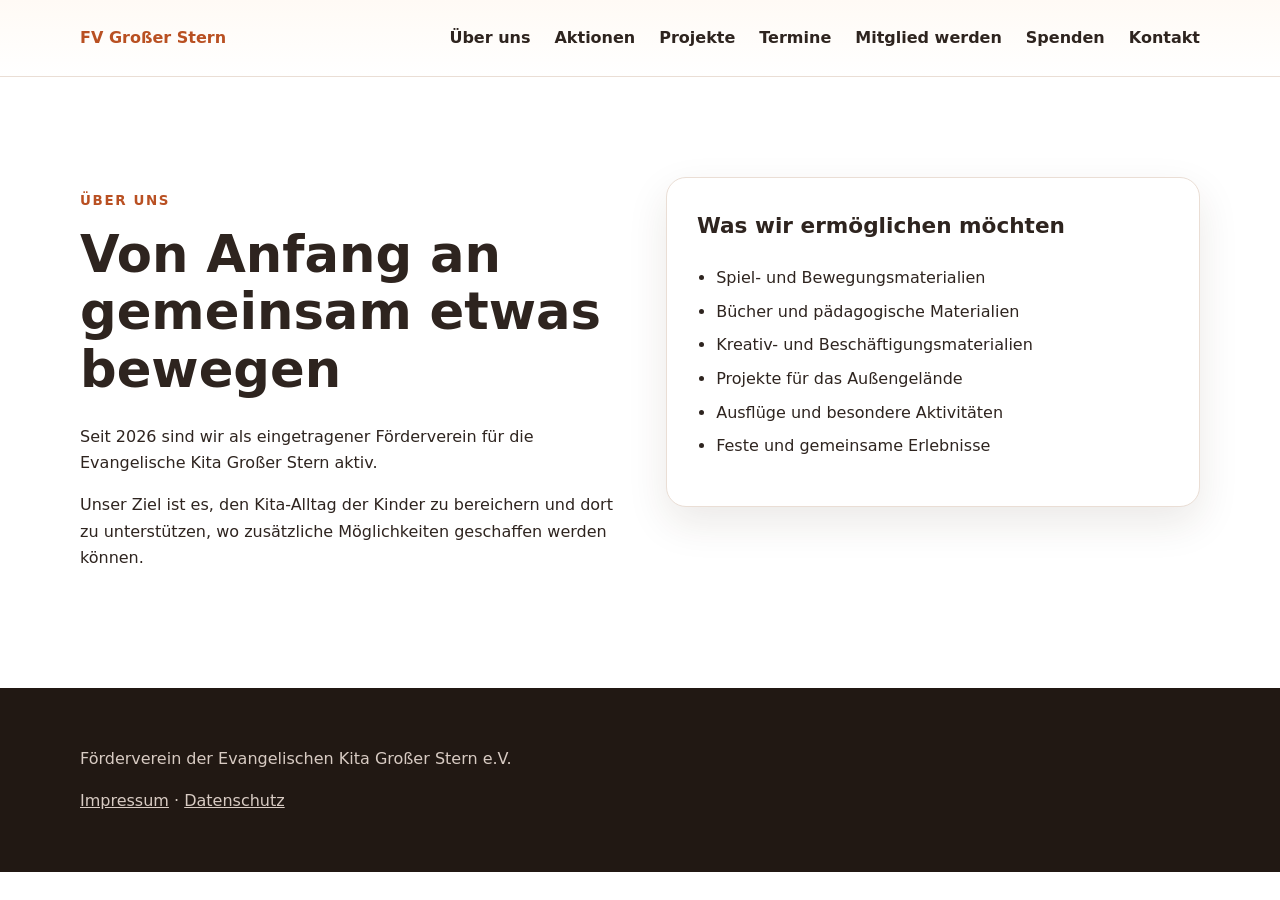
<file: ueber-uns.html>
<!DOCTYPE html>
<html lang="de">
<head>
  <meta charset="UTF-8">
  <meta name="viewport" content="width=device-width, initial-scale=1.0">
  <title>Über uns | FV Großer Stern</title>
  <link rel="stylesheet" href="styles.css">
</head>

<body>

<header class="hero">
  <nav class="nav container">
    <a href="index.html" class="brand">FV Großer Stern</a>

    <button class="menu-toggle" aria-label="Menü öffnen"
      onclick="document.querySelector('.nav-links').classList.toggle('open')">
      ☰
    </button>

    <div class="nav-links">
      <a href="ueber-uns.html">Über uns</a>
      <a href="aktionen.html">Aktionen</a>
      <a href="projekte.html">Projekte</a>
      <a href="termine.html">Termine</a>
      <a href="mitglied.html">Mitglied werden</a>
      <a href="spenden.html">Spenden</a>
      <a href="kontakt.html">Kontakt</a>
    </div>
  </nav>
</header>

<main>

<section class="section">
  <div class="container two-col">

    <div>
      <p class="eyebrow">Über uns</p>
      <h2>Von Anfang an gemeinsam etwas bewegen</h2>

      <p>
        Seit 2026 sind wir als eingetragener Förderverein für die
        Evangelische Kita Großer Stern aktiv.
      </p>

      <p>
        Unser Ziel ist es, den Kita-Alltag der Kinder zu bereichern
        und dort zu unterstützen, wo zusätzliche Möglichkeiten
        geschaffen werden können.
      </p>
    </div>

    <div class="card">
      <h3>Was wir ermöglichen möchten</h3>

      <ul class="checklist">
        <li>Spiel- und Bewegungsmaterialien</li>
<li>Bücher und pädagogische Materialien</li>
<li>Kreativ- und Beschäftigungsmaterialien</li>
<li>Projekte für das Außengelände</li>
<li>Ausflüge und besondere Aktivitäten</li>
<li>Feste und gemeinsame Erlebnisse</li>
</ul>
</div>

</div>
</section>

</main>

<footer class="footer">
  <div class="container">
    <p>Förderverein der Evangelischen Kita Großer Stern e.V.</p>
    <p>
      <a href="impressum.html">Impressum</a> ·
      <a href="datenschutz.html">Datenschutz</a>
    </p>
  </div>
</footer>

<script>
  document.querySelectorAll('.nav-links a').forEach(link => {
    link.addEventListener('click', () => {
      document.querySelector('.nav-links').classList.remove('open');
    });
  });
</script>

</body>
</html>
</file>
<file: styles.css>
:root {
  --orange: #df6d32;
  --orange-dark: #b95022;
  --yellow: #ffd500;
  --ink: #2e241f;
  --muted: #6f625b;
  --cream: #fff9f3;
  --white: #ffffff;
  --line: #eaded5;
  --shadow: 0 16px 40px rgba(60, 35, 20, .10);
}

* { box-sizing: border-box; }
html { scroll-behavior: smooth; }
body {
  margin: 0;
  font-family: system-ui, -apple-system, BlinkMacSystemFont, "Segoe UI", sans-serif;
  color: var(--ink);
  background: var(--white);
  line-height: 1.65;
}
a { color: inherit; }
.container { width: min(1120px, 92%); margin: 0 auto; }

.nav {
  min-height: 76px;
  display: flex;
  align-items: center;
  justify-content: space-between;
  gap: 24px;
}
.brand { text-decoration: none; font-weight: 800; color: var(--orange-dark); }
.nav-links { display: flex; gap: 24px; align-items: center; }
.nav-links a { text-decoration: none; font-weight: 650; }
.nav-links a:hover { color: var(--orange-dark); }
.menu-toggle { display: none; border: 0; background: transparent; font-size: 1.8rem; }

.hero {
  background: linear-gradient(180deg, #fffaf5 0%, #ffffff 100%);
  border-bottom: 1px solid var(--line);
}
.hero-content {
  min-height: 650px;
  display: grid;
  grid-template-columns: .9fr 1.1fr;
  gap: 52px;
  align-items: center;
  padding: 70px 0 90px;
}
.logo { width: 100%; max-width: 470px; margin: 0 auto; display: block; }
.hero h1, h2 {
  line-height: 1.12;
  margin: .2em 0 .5em;
}
.hero h1 { font-size: clamp(2.6rem, 6vw, 5rem); }
h2 { font-size: clamp(2rem, 4vw, 3.2rem); }
h3 { margin-top: 0; font-size: 1.35rem; }
.eyebrow {
  text-transform: uppercase;
  letter-spacing: .12em;
  font-weight: 800;
  color: var(--orange-dark);
  font-size: .84rem;
}
.hero-text > p:not(.eyebrow) { font-size: 1.2rem; color: var(--muted); max-width: 700px; }
.hero-actions, .stack { display: flex; flex-wrap: wrap; gap: 14px; margin-top: 26px; }

.btn {
  display: inline-block;
  text-decoration: none;
  padding: 13px 20px;
  border-radius: 12px;
  font-weight: 800;
  border: 2px solid var(--orange);
  transition: transform .15s ease, box-shadow .15s ease;
}
.btn:hover { transform: translateY(-2px); box-shadow: 0 8px 20px rgba(90,50,25,.12); }
.btn.primary { background: var(--orange); color: white; }
.btn.secondary { background: transparent; color: var(--orange-dark); }

.section { padding: 100px 0; }
.section.alt { background: var(--cream); }
.two-col { display: grid; grid-template-columns: 1fr 1fr; gap: 52px; align-items: start; }
.lead { font-size: 1.15rem; color: var(--muted); max-width: 800px; }

.card {
  background: var(--white);
  border: 1px solid var(--line);
  border-radius: 20px;
  padding: 30px;
  box-shadow: var(--shadow);
}
.cards {
  margin-top: 34px;
  display: grid;
  grid-template-columns: repeat(3, 1fr);
  gap: 22px;
}
.icon { font-size: 2.2rem; margin-bottom: 8px; }
.checklist { padding-left: 1.2rem; }
.checklist li { margin: .45rem 0; }
.callout {
  margin-top: 28px;
  padding: 20px 24px;
  border-left: 5px solid var(--yellow);
  background: white;
  border-radius: 12px;
  display: flex;
  gap: 12px;
  flex-wrap: wrap;
}

.price-box {
  display: inline-flex;
  flex-direction: column;
  padding: 18px 22px;
  border-radius: 16px;
  background: var(--cream);
  border: 1px solid var(--line);
  margin: 14px 0;
}
.price { font-size: 2.2rem; line-height: 1; font-weight: 900; color: var(--orange-dark); }
.steps { padding-left: 1.2rem; }
.steps li { margin-bottom: .7rem; }
.small-note { font-size: .85rem; color: var(--muted); }
.placeholder { color: #9a6f5a; font-style: italic; }

.contact-box {
  text-align: center;
  max-width: 800px;
}
.mail-link {
  display: inline-block;
  margin-top: 10px;
  font-size: clamp(1.2rem, 3vw, 1.8rem);
  color: var(--orange-dark);
  font-weight: 900;
}

.footer {
  background: #211813;
  color: white;
  padding: 42px 0;
}
.footer p { color: #d8cbc3; }
.footer-inner {
  display: flex;
  justify-content: space-between;
  gap: 28px;
  align-items: center;
}
.footer-links { display: flex; gap: 18px; }
.footer-links a { color: white; }

.legal {
  width: min(900px, 92%);
  margin: 60px auto;
}
.legal h1 { font-size: 2.5rem; }
.legal .notice {
  background: #fff4dd;
  border-left: 5px solid #e4a300;
  padding: 16px 18px;
  border-radius: 10px;
}
.legal a { color: var(--orange-dark); }

@media (max-width: 820px) {
  .menu-toggle { display: block; }
  .nav-links {
    display: none;
    position: absolute;
    top: 72px;
    right: 4%;
    left: 4%;
    background: white;
    border: 1px solid var(--line);
    border-radius: 14px;
    box-shadow: var(--shadow);
    padding: 18px;
    flex-direction: column;
    align-items: flex-start;
    z-index: 20;
  }
  .nav-links.open { display: flex; }
  .hero-content, .two-col, .cards { grid-template-columns: 1fr; }
  .hero-content { padding-top: 35px; min-height: auto; }
  .logo { max-width: 360px; }
  .section { padding: 72px 0; }
  .footer-inner { flex-direction: column; align-items: flex-start; }
}
</file>
